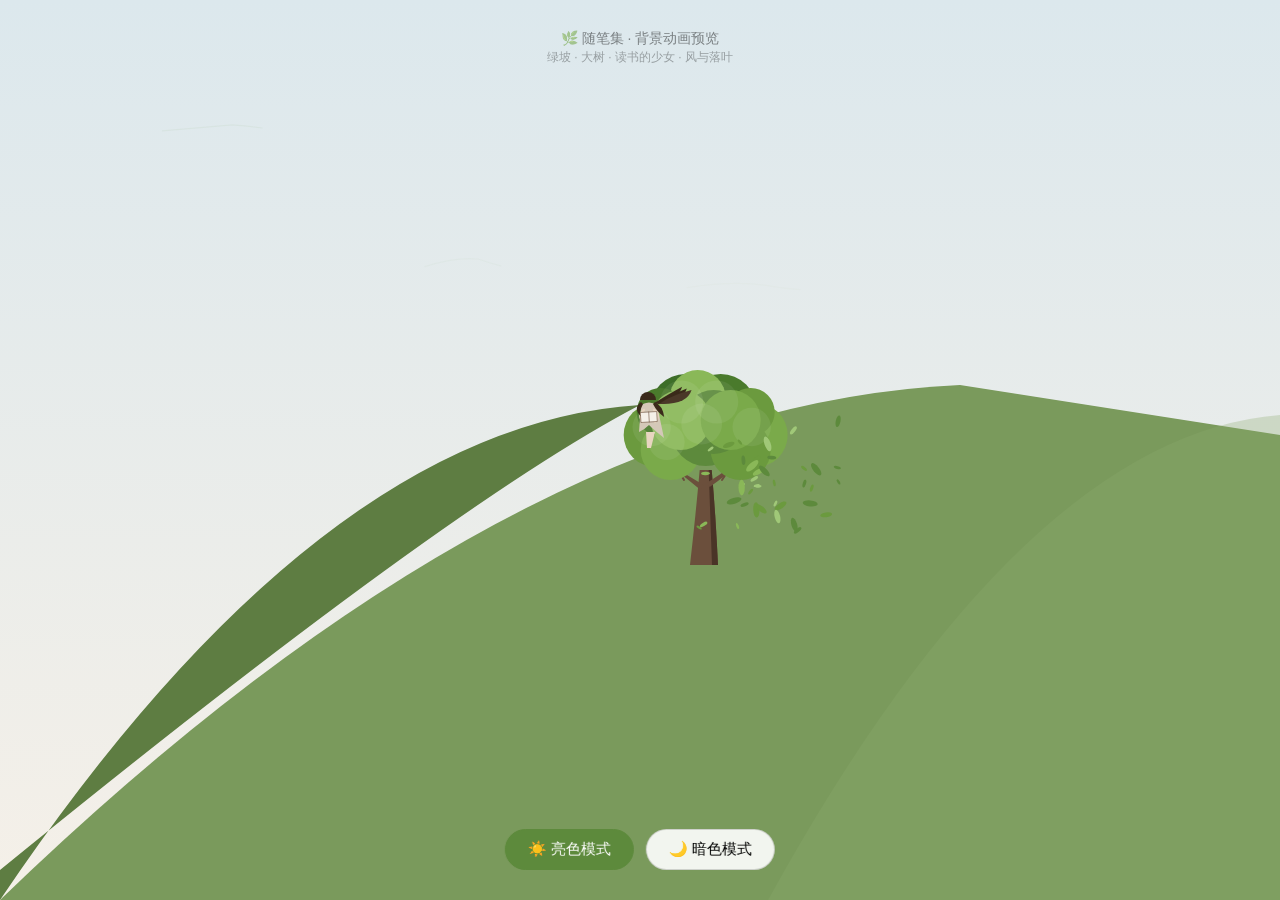
<file: bg-preview.html>
<!DOCTYPE html>
<html lang="zh-CN">
<head>
  <meta charset="UTF-8">
  <meta name="viewport" content="width=device-width, initial-scale=1.0">
  <title>背景动画预览</title>
  <style>
    * { margin: 0; padding: 0; box-sizing: border-box; }
    html, body { width: 100%; height: 100%; overflow: hidden; }

    #bgCanvas {
      position: fixed;
      top: 0; left: 0;
      width: 100%; height: 100%;
    }

    /* 预览控制栏 */
    .toolbar {
      position: fixed;
      bottom: 30px;
      left: 50%;
      transform: translateX(-50%);
      z-index: 10;
      display: flex;
      gap: 12px;
    }

    .toolbar button {
      padding: 10px 22px;
      border-radius: 25px;
      border: 1px solid rgba(0,0,0,0.15);
      background: rgba(255,255,255,0.9);
      font-size: 15px;
      cursor: pointer;
      font-family: "PingFang SC", "Microsoft YaHei", sans-serif;
      backdrop-filter: blur(8px);
      transition: all 0.2s;
    }

    .toolbar button:hover {
      background: rgba(255,255,255,1);
      box-shadow: 0 4px 16px rgba(0,0,0,0.12);
    }

    .toolbar button.active {
      background: #5d8a3c;
      color: #fff;
      border-color: #5d8a3c;
    }

    .hint {
      position: fixed;
      top: 30px;
      left: 50%;
      transform: translateX(-50%);
      z-index: 10;
      color: rgba(0,0,0,0.45);
      font-family: "PingFang SC", "Microsoft YaHei", sans-serif;
      font-size: 14px;
      text-align: center;
    }
  </style>
</head>
<body>

<canvas id="bgCanvas" aria-hidden="true"></canvas>

<div class="hint">
  🌿 随笔集 · 背景动画预览<br>
  <span style="font-size:12px;opacity:0.7">绿坡 · 大树 · 读书的少女 · 风与落叶</span>
</div>

<div class="toolbar">
  <button id="btnLight" class="active" onclick="switchTheme('light')">☀️ 亮色模式</button>
  <button id="btnDark" onclick="switchTheme('dark')">🌙 暗色模式</button>
</div>

<script>
(function () {
  const canvas = document.getElementById('bgCanvas');
  const ctx = canvas.getContext('2d');

  let W, H;
  let particles = [];
  const MAX_PARTICLES = 40;
  let currentTheme = 'light';

  const themes = {
    light: {
      skyTop: '#dce8ed',
      skyBottom: '#f5f0e8',
      hill: '#7a9a5c',
      hillShadow: '#5e7d42',
      trunk: '#6b4f3c',
      trunkDark: '#4a3427',
      leafGreen: ['#5d8a3c','#7aaa4a','#4a7a2c','#6b9a3e','#8ab858','#3d6e28'],
      girlHair: '#3a2a1a',
      girlDress: '#d4c8b8',
      girlSkin: '#e8d5c0',
      book: '#f5f0e8',
      windLine: 'rgba(120,160,100,0.10)',
      leafParticle: ['#6b9a3e','#8ab858','#5d8a3c','#a0c878'],
    },
    dark: {
      skyTop: '#181e28',
      skyBottom: '#1a1817',
      hill: '#3a5030',
      hillShadow: '#2a3a22',
      trunk: '#3a2a1c',
      trunkDark: '#2a1e14',
      leafGreen: ['#3a5a26','#4a6a30','#2e4a1c','#446a2a','#50783a','#264218'],
      girlHair: '#1a1210',
      girlDress: '#3a3530',
      girlSkin: '#4a4038',
      book: '#3a3530',
      windLine: 'rgba(100,130,80,0.06)',
      leafParticle: ['#446a2a','#50783a','#3a5a26','#5a8040'],
    },
  };

  let T = themes.light;
  let treeX, treeY, hillTopY, girlX, girlY;

  function rand(min, max) { return Math.random() * (max - min) + min; }
  function pick(arr) { return arr[Math.floor(Math.random() * arr.length)]; }

  function createLeaf() {
    return {
      x: rand(treeX - 60, treeX + 60),
      y: rand(treeY - 50, treeY + 30),
      vx: rand(0.3, 1.5),
      vy: rand(-0.5, 0.5),
      size: rand(3, 8),
      color: pick(T.leafParticle),
      rotation: rand(0, Math.PI * 2),
      rotSpeed: rand(-0.04, 0.04),
      life: rand(180, 550),
      age: 0,
      phase: rand(0, Math.PI * 2),
      amplitude: rand(25, 60),
    };
  }

  function resize() {
    W = canvas.width = window.innerWidth;
    H = canvas.height = window.innerHeight;
    treeX = W * 0.55;
    treeY = H * 0.55;
    hillTopY = H * 0.45;
    girlX = treeX - 55;
    girlY = hillTopY + 15;
  }

  function drawSky() {
    const grad = ctx.createLinearGradient(0, 0, 0, H);
    grad.addColorStop(0, T.skyTop);
    grad.addColorStop(1, T.skyBottom);
    ctx.fillStyle = grad;
    ctx.fillRect(0, 0, W, H);
  }

  function drawHill() {
    ctx.fillStyle = T.hill;
    ctx.beginPath();
    ctx.moveTo(0, H);
    ctx.quadraticCurveTo(W * 0.4, hillTopY, W * 0.75, hillTopY - 20);
    ctx.lineTo(W, hillTopY + 30);
    ctx.lineTo(W, H);
    ctx.closePath();
    ctx.fill();

    ctx.fillStyle = T.hillShadow;
    ctx.beginPath();
    ctx.moveTo(0, H);
    ctx.quadraticCurveTo(W * 0.25, hillTopY + 20, W * 0.5, hillTopY);
    ctx.quadraticCurveTo(W * 0.35, hillTopY + 100, 0, H - 30);
    ctx.closePath();
    ctx.fill();

    // 远处小山坡
    ctx.fillStyle = currentTheme === 'dark'
      ? 'rgba(60,85,45,0.4)'
      : 'rgba(140,170,110,0.3)';
    ctx.beginPath();
    ctx.moveTo(W * 0.6, H);
    ctx.quadraticCurveTo(W * 0.8, hillTopY + 30, W, hillTopY + 10);
    ctx.lineTo(W, H);
    ctx.closePath();
    ctx.fill();
  }

  function drawTreeTrunk(time) {
    const sway = Math.sin(time * 0.0008) * 2;
    const tx = treeX;

    ctx.fillStyle = T.trunk;
    ctx.beginPath();
    ctx.moveTo(tx - 14, treeY + 70);
    ctx.quadraticCurveTo(tx - 10 + sway, treeY + 20, tx - 6 + sway, treeY - 25);
    ctx.lineTo(tx + 6 + sway, treeY - 25);
    ctx.quadraticCurveTo(tx + 10 + sway, treeY + 20, tx + 14, treeY + 70);
    ctx.closePath();
    ctx.fill();

    ctx.fillStyle = T.trunkDark;
    ctx.beginPath();
    ctx.moveTo(tx + 3 + sway, treeY - 25);
    ctx.lineTo(tx + 6 + sway, treeY - 25);
    ctx.quadraticCurveTo(tx + 10 + sway, treeY + 20, tx + 14, treeY + 70);
    ctx.lineTo(tx + 8, treeY + 70);
    ctx.closePath();
    ctx.fill();

    // 左侧大枝
    ctx.fillStyle = T.trunk;
    ctx.beginPath();
    ctx.moveTo(tx - 5 + sway, treeY - 5);
    ctx.quadraticCurveTo(tx - 40, treeY - 35, tx - 60, treeY - 50);
    ctx.quadraticCurveTo(tx - 35, treeY - 30, tx - 2 + sway, treeY - 10);
    ctx.closePath();
    ctx.fill();

    // 右侧大枝
    ctx.beginPath();
    ctx.moveTo(tx + 4 + sway, treeY - 8);
    ctx.quadraticCurveTo(tx + 40, treeY - 32, tx + 55, treeY - 55);
    ctx.quadraticCurveTo(tx + 30, treeY - 28, tx + 1 + sway, treeY - 12);
    ctx.closePath();
    ctx.fill();

    // 小枝丫
    ctx.strokeStyle = T.trunk;
    ctx.lineWidth = 3;
    ctx.lineCap = 'round';
    ctx.beginPath();
    ctx.moveTo(tx - 45, treeY - 42);
    ctx.quadraticCurveTo(tx - 55, treeY - 52, tx - 65, treeY - 55);
    ctx.stroke();
    ctx.beginPath();
    ctx.moveTo(tx + 40, treeY - 45);
    ctx.quadraticCurveTo(tx + 52, treeY - 58, tx + 62, treeY - 60);
    ctx.stroke();
    ctx.lineWidth = 2;
    ctx.beginPath();
    ctx.moveTo(tx - 20, treeY - 15);
    ctx.quadraticCurveTo(tx - 30, treeY - 32, tx - 35, treeY - 40);
    ctx.stroke();
    ctx.beginPath();
    ctx.moveTo(tx + 18, treeY - 15);
    ctx.quadraticCurveTo(tx + 28, treeY - 30, tx + 35, treeY - 42);
    ctx.stroke();

    return sway;
  }

  function drawTreeCanopy(time, sway) {
    const cx = treeX + sway;
    const cy = treeY - 55;

    const clusters = [
      { x: cx - 50, y: cy - 5, r: 32 },
      { x: cx - 20, y: cy - 30, r: 36 },
      { x: cx + 15, y: cy - 30, r: 36 },
      { x: cx + 50, y: cy - 5, r: 32 },
      { x: cx - 35, y: cy + 10, r: 30 },
      { x: cx + 0, y: cy - 8, r: 34 },
      { x: cx + 35, y: cy + 10, r: 30 },
      { x: cx - 8, y: cy - 42, r: 28 },
      { x: cx + 8, y: cy - 18, r: 32 },
      { x: cx - 45, y: cy - 28, r: 24 },
      { x: cx + 45, y: cy - 28, r: 24 },
      { x: cx - 25, y: cy - 20, r: 30 },
      { x: cx + 25, y: cy - 20, r: 30 },
    ];

    clusters.forEach((c) => {
      ctx.fillStyle = pick(T.leafGreen);
      ctx.beginPath();
      ctx.arc(c.x, c.y, c.r, 0, Math.PI * 2);
      ctx.fill();
    });

    // 高光层
    clusters.slice(0, 6).forEach((c) => {
      ctx.fillStyle = 'rgba(255,255,255,0.07)';
      ctx.beginPath();
      ctx.arc(c.x - 4, c.y - 8, c.r * 0.6, 0, Math.PI * 2);
      ctx.fill();
    });
  }

  function drawGirl(time) {
    const gx = girlX;
    const gy = girlY;
    const sway = Math.sin(time * 0.001) * 1.8;

    ctx.save();
    ctx.translate(gx, gy);

    // 身体 / 裙子
    ctx.fillStyle = T.girlDress;
    ctx.beginPath();
    ctx.moveTo(-10, 12);
    ctx.lineTo(-8, -15);
    ctx.quadraticCurveTo(0, -20, 8, -15);
    ctx.lineTo(15, 18);
    ctx.quadraticCurveTo(5, 10, 0, 5);
    ctx.quadraticCurveTo(-5, 10, -10, 12);
    ctx.closePath();
    ctx.fill();

    // 腿
    ctx.fillStyle = T.girlSkin;
    ctx.beginPath();
    ctx.moveTo(-3, 12);
    ctx.lineTo(-2, 28);
    ctx.lineTo(2, 28);
    ctx.lineTo(6, 12);
    ctx.closePath();
    ctx.fill();

    // 手臂（捧书）
    ctx.strokeStyle = T.girlSkin;
    ctx.lineWidth = 2.2;
    ctx.lineCap = 'round';
    ctx.beginPath();
    ctx.moveTo(-5, -10);
    ctx.quadraticCurveTo(-12, -5, -6, 2);
    ctx.stroke();
    ctx.beginPath();
    ctx.moveTo(5, -10);
    ctx.quadraticCurveTo(12, -5, 6, 2);
    ctx.stroke();

    // 书
    ctx.fillStyle = T.book;
    ctx.save();
    ctx.translate(0, -3);
    ctx.rotate(-0.06);
    ctx.fillRect(-8, -5, 16, 10);
    ctx.fillStyle = T.trunk;
    ctx.strokeStyle = T.trunk;
    ctx.lineWidth = 0.6;
    ctx.strokeRect(-8, -5, 16, 10);
    ctx.beginPath();
    ctx.moveTo(0, -5);
    ctx.lineTo(0, 5);
    ctx.stroke();
    ctx.restore();

    // 头发 —— 头顶
    ctx.fillStyle = T.girlHair;
    ctx.beginPath();
    ctx.arc(-1, -20, 8, Math.PI, 0);
    ctx.fill();

    // 左侧发丝
    ctx.beginPath();
    ctx.moveTo(-8, -18);
    ctx.quadraticCurveTo(-16, -12, -12 + sway * 2, -4);
    ctx.quadraticCurveTo(-10, -8, -6, -16);
    ctx.closePath();
    ctx.fill();

    // 右侧发丝
    ctx.beginPath();
    ctx.moveTo(6, -18);
    ctx.quadraticCurveTo(14, -14, 10 + sway * 3, -3);
    ctx.quadraticCurveTo(8, -8, 4, -16);
    ctx.closePath();
    ctx.fill();

    // 被风吹起的长发（多缕）
    const hairColors = [T.girlHair, T.girlHair, currentTheme === 'light' ? '#4a3828' : '#221816'];
    hairColors.forEach((hc, i) => {
      ctx.fillStyle = hc;
      ctx.beginPath();
      const offset = i * 3;
      ctx.moveTo(5 + offset, -16);
      ctx.quadraticCurveTo(
        22 + sway * (4 + i) + offset,
        -22 + sway * (2 + i),
        28 + sway * (3 + i) + offset,
        -35 + sway * (1 + i)
      );
      ctx.quadraticCurveTo(18 + offset, -25, 7 + offset, -18);
      ctx.closePath();
      ctx.fill();
    });

    ctx.restore();
  }

  function drawWindLines(time) {
    ctx.strokeStyle = T.windLine;
    ctx.lineWidth = 1.2;
    for (let i = 0; i < 4; i++) {
      const baseY = rand(H * 0.1, H * 0.55);
      const len = rand(50, 120);
      const speed = 0.04 + i * 0.01;
      const x = ((time * speed + i * 250) % (W + 300)) - 150;

      ctx.globalAlpha = 0.5 + Math.sin(time * 0.001 + i) * 0.3;
      ctx.beginPath();
      ctx.moveTo(x, baseY);
      ctx.quadraticCurveTo(
        x + len * 0.4,
        baseY + Math.sin(time * 0.002 + i) * 10,
        x + len * 0.7,
        baseY + Math.sin(time * 0.002 + i + 0.5) * 8
      );
      ctx.quadraticCurveTo(
        x + len * 0.85,
        baseY + Math.sin(time * 0.002 + i + 1) * 5,
        x + len,
        baseY + Math.sin(time * 0.002 + i + 1.5) * 3
      );
      ctx.stroke();
      ctx.globalAlpha = 1;
    }
  }

  function animate(timestamp) {
    ctx.clearRect(0, 0, W, H);

    drawSky();
    drawWindLines(timestamp);
    drawHill();
    const sway = drawTreeTrunk(timestamp);
    drawTreeCanopy(timestamp, sway);
    drawGirl(timestamp);

    // 飘落叶子
    particles.forEach((p, i) => {
      p.age++;
      p.x += p.vx + Math.sin(p.age * 0.03 + p.phase) * 0.35;
      p.y += p.vy + Math.sin(p.age * 0.02 + p.phase) * 0.25;
      p.rotation += p.rotSpeed;

      if (p.age > p.life || p.x > W + 40 || p.y > H + 40) {
        particles[i] = createLeaf();
        particles[i].age = 0;
        return;
      }

      ctx.save();
      ctx.translate(p.x, p.y);
      ctx.rotate(p.rotation);
      ctx.fillStyle = p.color;
      ctx.beginPath();
      ctx.ellipse(0, 0, p.size, p.size * 0.4, 0, 0, Math.PI * 2);
      ctx.fill();
      ctx.restore();
    });

    while (particles.length < MAX_PARTICLES) {
      const p = createLeaf();
      p.age = rand(0, p.life);
      particles.push(p);
    }

    requestAnimationFrame(animate);
  }

  function init() {
    resize();
    particles = [];
    for (let i = 0; i < MAX_PARTICLES; i++) {
      const p = createLeaf();
      p.age = rand(0, p.life);
      particles.push(p);
    }
    requestAnimationFrame(animate);
  }

  window.addEventListener('resize', () => { resize(); });

  // 导出主题切换
  window.switchTheme = function (theme) {
    currentTheme = theme;
    T = themes[theme];
    document.getElementById('btnLight').classList.toggle('active', theme === 'light');
    document.getElementById('btnDark').classList.toggle('active', theme === 'dark');
  };

  init();
})();
</script>

</body>
</html>
</file>
